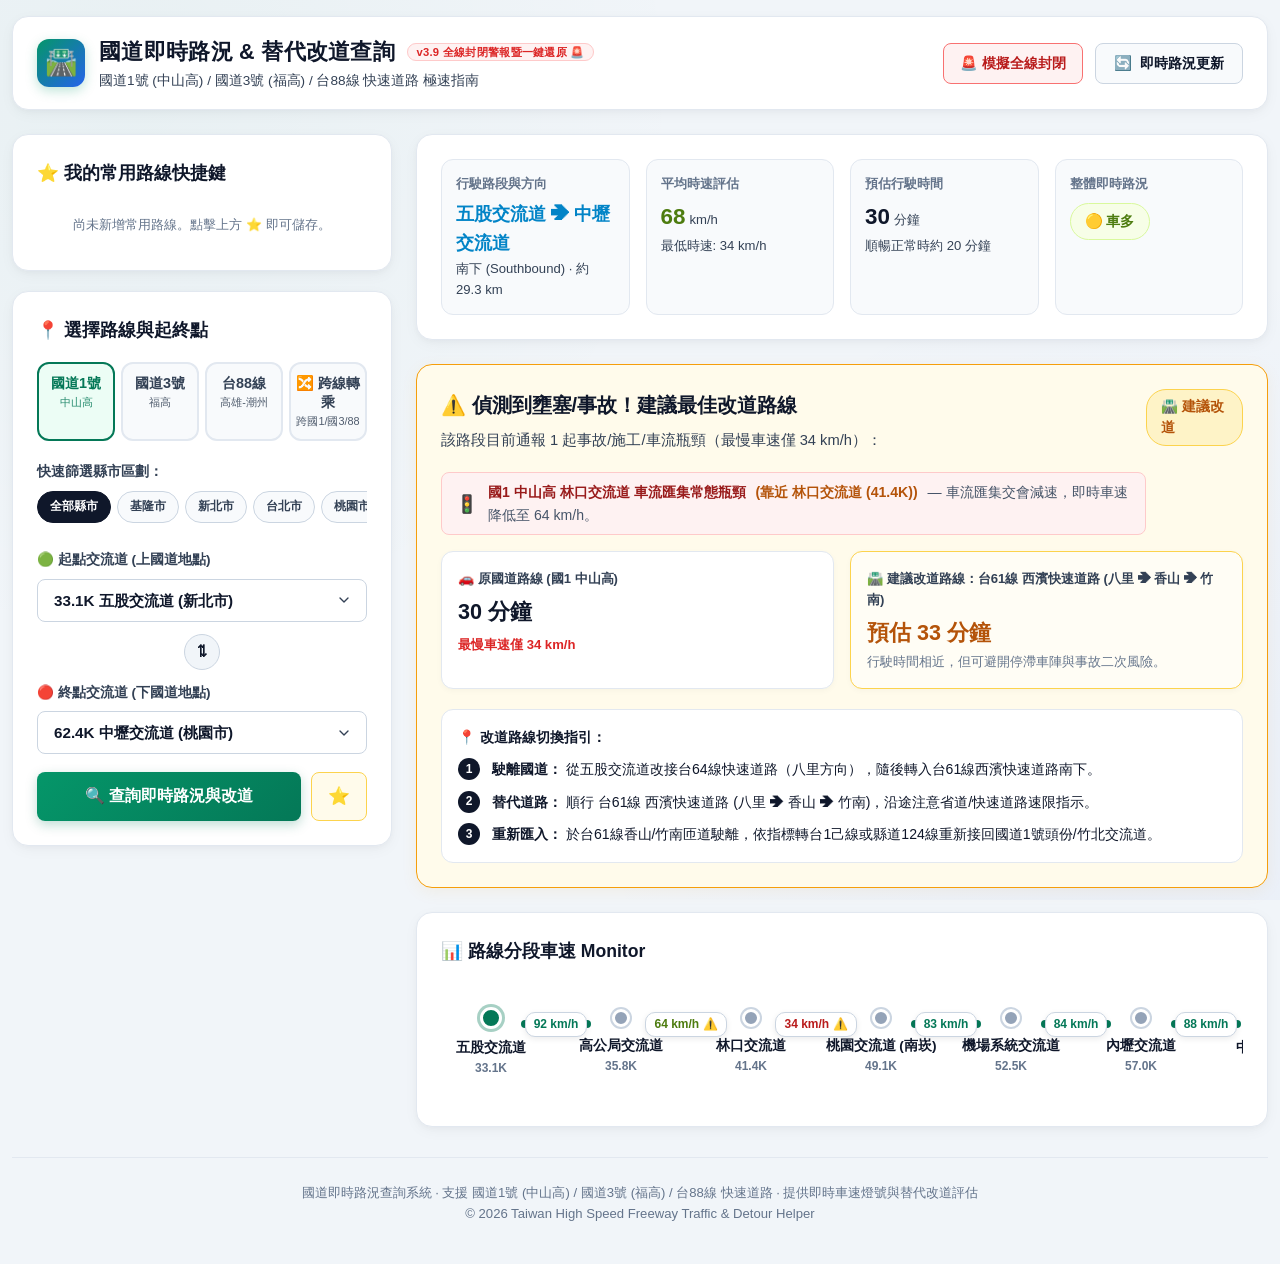
<file: index.html>
<!DOCTYPE html>
<html lang="zh-TW">
<head>
  <meta charset="UTF-8">
  <meta name="viewport" content="width=device-width, initial-scale=1.0, viewport-fit=cover">
  <title>台灣國道1號與3號即時路況查詢 暨 改道路線建議系統</title>
  <meta name="description" content="專為台灣駕駛設計之國道1號 (中山高) 與國道3號 (福爾摩沙高) 交流道極速即時路況查詢系統，包含塞車燈號、車禍事故、工程維護警報與最佳替代改道路線建議 (如台61西濱快速道路、台1線)。">
  
  <!-- iOS Mobile & PWA Web App Support -->
  <meta name="apple-mobile-web-app-capable" content="yes">
  <meta name="apple-mobile-web-app-status-bar-style" content="default">
  <meta name="apple-mobile-web-app-title" content="國道即時路況">
  <link rel="manifest" href="manifest.json">
  <link rel="apple-touch-icon" href="https://img.icons8.com/emoji/192/highway-emoji.png">
  
  <!-- CSS Style -->
  <link rel="stylesheet" href="css/styles.css?v=3.9">
</head>
<body>
  <div class="container">
    <!-- 頁頭 Application Header -->
    <header class="app-header">
      <div class="brand">
        <div class="brand-icon">🛣️</div>
        <div class="brand-title">
          <h1>國道即時路況 & 替代改道查詢 <span style="font-size: 0.7rem; background: #FEF2F2; color: #DC2626; padding: 2px 8px; border-radius: 10px; border: 1px solid #FECACA; margin-left: 6px; vertical-align: middle;">v3.9 全線封閉警報暨一鍵還原 🚨</span></h1>
          <p>國道1號 (中山高) / 國道3號 (福高) / 台88線 快速道路 極速指南</p>
        </div>
      </div>

      <div class="header-status">
        <button id="closureTestBtn" class="closure-test-btn" title="模擬當前路線全線封閉警示測試">
          <span>🚨 模擬全線封閉</span>
        </button>
        <button id="refreshBtn" class="refresh-btn" title="手動更新即時路況數據">
          <span class="refresh-icon">🔄</span>
          <span>即時路況更新</span>
        </button>
      </div>
    </header>

    <!-- 主版面 Layout Grid -->
    <main class="main-layout">
      <!-- 左側：起終點選單與常用路線 -->
      <aside class="sidebar">
        <!-- 我的常用路線卡片 (置頂方便取用) -->
        <section class="card">
          <h2 class="card-title">⭐ 我的常用路線快捷鍵</h2>
          <div id="presetsList" class="presets-list">
            <!-- JS 動態填充已儲存路線 -->
          </div>
        </section>

        <!-- 交流道選擇卡片 -->
        <section class="card">
          <h2 class="card-title">📍 選擇路線與起終點</h2>

          <!-- 國道切換頁籤 -->
          <div class="highway-tabs">
            <button class="highway-tab active" data-hw="n1">
              <span>國道1號</span>
              <small>中山高</small>
            </button>
            <button class="highway-tab" data-hw="n3">
              <span>國道3號</span>
              <small>福高</small>
            </button>
            <button class="highway-tab" data-hw="e88">
              <span>台88線</span>
              <small>高雄-潮州</small>
            </button>
            <button class="highway-tab" data-hw="cross">
              <span>🔀 跨線轉乘</span>
              <small>跨國1/國3/88</small>
            </button>
          </div>

          <!-- 縣市快速篩選 -->
          <div class="form-group">
            <label class="form-label">快速篩選縣市區劃：</label>
            <div id="countyChips" class="county-filter">
              <!-- JS 動態生成縣市晶片 -->
            </div>
          </div>

          <!-- 起點交流道 -->
          <div class="form-group">
            <label for="startInterchange" class="form-label">🟢 起點交流道 (上國道地點)</label>
            <div class="select-wrapper">
              <select id="startInterchange" class="select-control">
                <!-- JS 動態填充 -->
              </select>
            </div>
          </div>

          <!-- 起終點反轉按鈕 -->
          <div class="swap-btn-container">
            <button id="swapBtn" class="swap-btn" title="反轉起點與終點">⇅</button>
          </div>

          <!-- 終點交流道 -->
          <div class="form-group">
            <label for="endInterchange" class="form-label">🔴 終點交流道 (下國道地點)</label>
            <div class="select-wrapper">
              <select id="endInterchange" class="select-control">
                <!-- JS 動態填充 -->
              </select>
            </div>
          </div>

          <!-- 查詢與加入書籤 -->
          <div class="action-buttons">
            <button id="queryBtn" class="primary-btn">🔍 查詢即時路況與改道</button>
            <button id="bookmarkBtn" class="bookmark-btn" title="儲存為常用路線">⭐️</button>
          </div>
        </section>
      </aside>

      <!-- 右側：路況概覽、改道建議、分段地圖與事故警報 -->
      <section class="content-area">
        <!-- 概覽摘要卡片 -->
        <div id="summaryCard" class="summary-card">
          <!-- JS 動態渲染摘要內容 -->
        </div>

        <!-- 智慧改道路線卡片 -->
        <div id="detourCardContainer">
          <!-- JS 動態渲染建議改道路線資訊 -->
        </div>

        <!-- 分段即時車速 Monitor -->
        <div class="card">
          <h2 class="card-title">📊 路線分段車速 Monitor</h2>
          <div id="visualTimeline" class="visual-timeline">
            <!-- JS 動態繪製節點與色彩車速條 -->
          </div>
        </div>


      </section>
    </main>

    <!-- 頁腳 Footer -->
    <footer class="app-footer">
      <p>國道即時路況查詢系統 · 支援 國道1號 (中山高) / 國道3號 (福高) / 台88線 快速道路 · 提供即時車速燈號與替代改道評估</p>
      <p>© 2026 Taiwan High Speed Freeway Traffic & Detour Helper</p>
    </footer>
  </div>

  <!-- JavaScript Modules with Cache Busters -->
  <script src="js/data/interchanges.js?v=3.9"></script>
  <script src="js/data/detourRules.js?v=3.9"></script>
  <script src="js/trafficEngine.js?v=3.9"></script>
  <script src="js/app.js?v=3.9"></script>
</body>
</html>
</file>
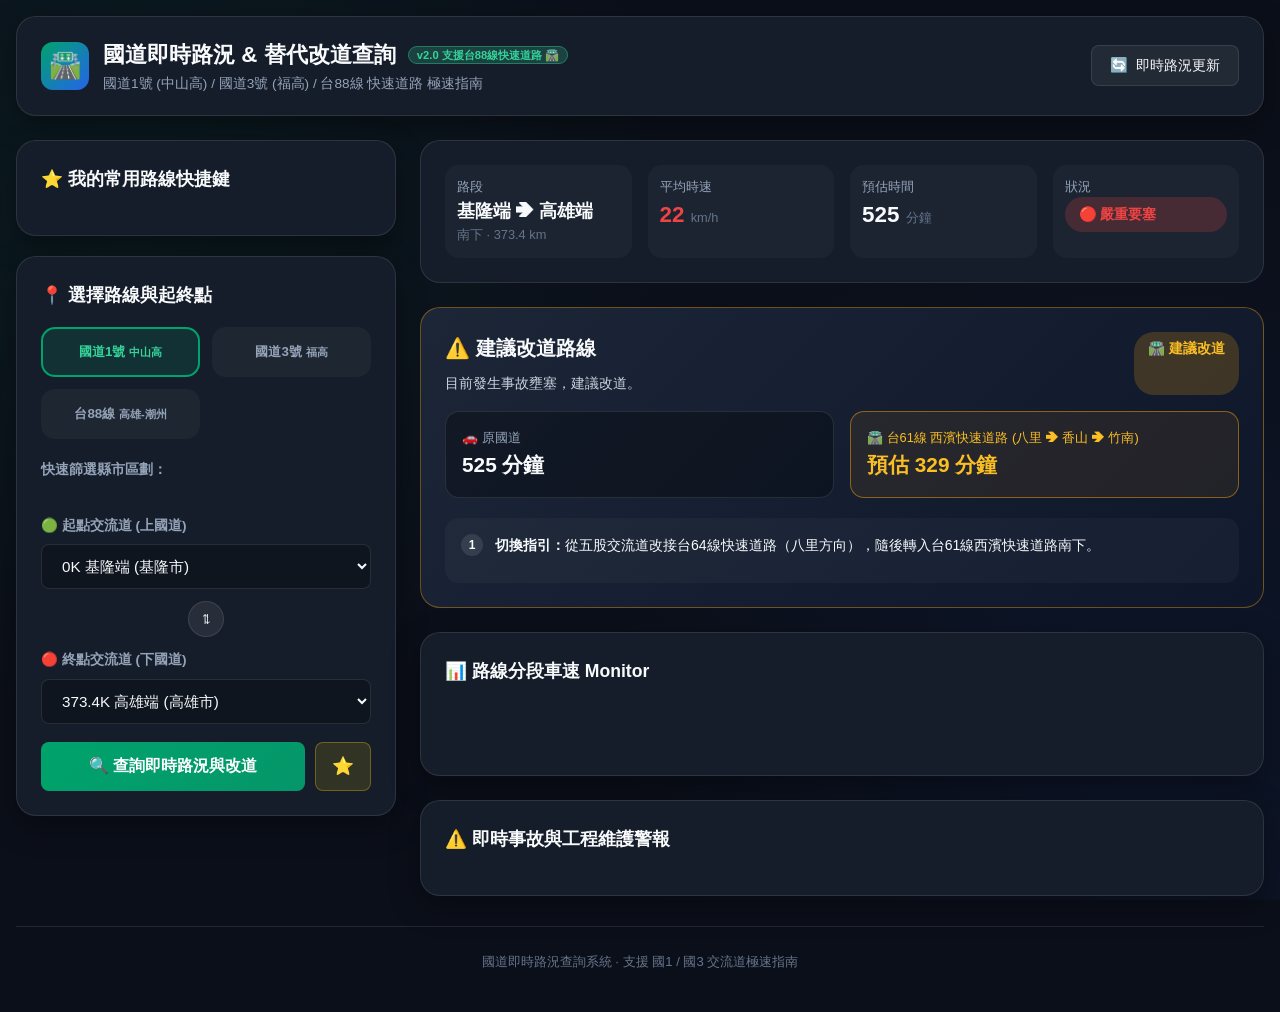
<file: freeway-standalone.html>
<!DOCTYPE html>
<html lang="zh-TW">
<head>
  <meta charset="UTF-8">
  <meta name="viewport" content="width=device-width, initial-scale=1.0, viewport-fit=cover">
  <title>台灣國道1號與3號即時路況查詢 暨 改道路線建議系統</title>
  <meta name="description" content="專為台灣駕駛設計之國道1號 (中山高) 與國道3號 (福爾摩沙高) 交流道極速即時路況查詢系統。">
  
  <meta name="apple-mobile-web-app-capable" content="yes">
  <meta name="apple-mobile-web-app-status-bar-style" content="black-translucent">
  <meta name="apple-mobile-web-app-title" content="國道即時路況">
  
  <style>
/* CSS Design System */
:root {
  --font-family: -apple-system, BlinkMacSystemFont, "SF Pro Display", "SF Pro Text", "Segoe UI", Roboto, Arial, "Noto Sans TC", sans-serif;
  --bg-dark: #0B0F19;
  --bg-card: #151D2A;
  --border-color: rgba(255, 255, 255, 0.1);
  --n1-color: #00A36C;
  --n1-bg: rgba(0, 163, 108, 0.15);
  --n3-color: #2563EB;
  --n3-bg: rgba(37, 99, 235, 0.15);
  --text-primary: #F8FAFC;
  --text-secondary: #94A3B8;
  --text-muted: #64748B;
  --radius-sm: 8px;
  --radius-md: 14px;
  --radius-lg: 20px;
  --shadow-card: 0 10px 30px rgba(0, 0, 0, 0.35);
  --transition-fast: all 0.2s cubic-bezier(0.4, 0, 0.2, 1);
}

* { box-sizing: border-box; margin: 0; padding: 0; }
html, body { width: 100%; max-width: 100vw; overflow-x: hidden; }
body {
  font-family: var(--font-family);
  background-color: var(--bg-dark);
  color: var(--text-primary);
  line-height: 1.6;
  min-height: 100vh;
  padding: 16px;
  background-image: 
    radial-gradient(circle at 10% 20%, rgba(0, 163, 108, 0.08) 0%, transparent 40%),
    radial-gradient(circle at 90% 80%, rgba(37, 99, 235, 0.08) 0%, transparent 40%);
  background-attachment: fixed;
}
.container { width: 100%; max-width: 1280px; margin: 0 auto; box-sizing: border-box; }
.app-header {
  display: flex; justify-content: space-between; align-items: center;
  padding: 20px 24px; background: var(--bg-card); border: 1px solid var(--border-color);
  border-radius: var(--radius-lg); margin-bottom: 24px; box-shadow: var(--shadow-card);
}
.brand { display: flex; align-items: center; gap: 14px; }
.brand-icon {
  width: 48px; height: 48px; background: linear-gradient(135deg, #00A36C 0%, #2563EB 100%);
  border-radius: 12px; display: flex; align-items: center; justify-content: center; font-size: 26px;
}
.brand-title h1 { font-size: 1.4rem; font-weight: 700; color: var(--text-primary); }
.brand-title p { font-size: 0.85rem; color: var(--text-secondary); }
.refresh-btn {
  background: rgba(255, 255, 255, 0.06); border: 1px solid var(--border-color);
  color: var(--text-primary); padding: 10px 18px; border-radius: var(--radius-sm);
  cursor: pointer; display: flex; align-items: center; gap: 8px; font-size: 0.9rem; font-weight: 500;
}
.main-layout { display: grid; grid-template-columns: 380px 1fr; gap: 24px; width: 100%; }
.sidebar { display: flex; flex-direction: column; gap: 20px; width: 100%; }
.card {
  background: var(--bg-card); border: 1px solid var(--border-color);
  border-radius: var(--radius-lg); padding: 24px; box-shadow: var(--shadow-card); width: 100%;
}
.card-title { font-size: 1.1rem; font-weight: 700; margin-bottom: 18px; display: flex; align-items: center; gap: 8px; }
.highway-tabs { display: grid; grid-template-columns: 1fr 1fr; gap: 12px; margin-bottom: 20px; }
.highway-tab {
  padding: 14px; border-radius: var(--radius-md); background: rgba(255, 255, 255, 0.04);
  border: 2px solid transparent; color: var(--text-secondary); cursor: pointer; text-align: center; font-weight: 700;
}
.highway-tab.active[data-hw="n1"] { background: var(--n1-bg); border-color: var(--n1-color); color: #34D399; }
.highway-tab.active[data-hw="n3"] { background: var(--n3-bg); border-color: var(--n3-color); color: #60A5FA; }
.form-group { margin-bottom: 18px; width: 100%; }
.form-label { display: block; font-size: 0.85rem; font-weight: 600; color: var(--text-secondary); margin-bottom: 8px; }
.county-filter { display: flex; gap: 6px; overflow-x: auto; padding-bottom: 8px; margin-bottom: 12px; width: 100%; -webkit-overflow-scrolling: touch; }
.county-chip {
  padding: 4px 10px; background: rgba(255, 255, 255, 0.05); border: 1px solid var(--border-color);
  border-radius: 20px; font-size: 0.78rem; white-space: nowrap; cursor: pointer; color: var(--text-secondary);
}
.county-chip.active { background: rgba(255, 255, 255, 0.15); color: var(--text-primary); border-color: rgba(255, 255, 255, 0.3); }
.select-control {
  width: 100%; padding: 12px 16px; background: rgba(0, 0, 0, 0.25); border: 1px solid var(--border-color);
  border-radius: var(--radius-sm); color: var(--text-primary); font-size: 0.95rem; outline: none;
}
.swap-btn-container { display: flex; justify-content: center; margin: -6px 0 12px 0; }
.swap-btn {
  background: rgba(255, 255, 255, 0.08); border: 1px solid var(--border-color); color: var(--text-primary);
  width: 36px; height: 36px; border-radius: 50%; cursor: pointer; display: flex; align-items: center; justify-content: center;
}
.action-buttons { display: grid; grid-template-columns: 1fr auto; gap: 10px; margin-top: 10px; }
.primary-btn {
  background: linear-gradient(135deg, #00A36C 0%, #059669 100%); border: none; color: white;
  padding: 14px; border-radius: var(--radius-sm); font-size: 1rem; font-weight: 700; cursor: pointer;
}
.bookmark-btn {
  background: rgba(255, 215, 0, 0.12); border: 1px solid rgba(255, 215, 0, 0.3); color: #FBBF24;
  padding: 0 16px; border-radius: var(--radius-sm); font-size: 1.1rem; cursor: pointer;
}
.preset-item {
  display: flex; justify-content: space-between; align-items: center; padding: 12px 14px;
  background: rgba(255, 255, 255, 0.04); border: 1px solid var(--border-color); border-radius: var(--radius-sm); cursor: pointer; margin-bottom: 8px;
}
.preset-name { font-size: 0.9rem; font-weight: 700; }
.preset-delete { background: none; border: none; color: var(--text-muted); cursor: pointer; }
.content-area { display: flex; flex-direction: column; gap: 24px; width: 100%; }
.summary-card {
  display: grid; grid-template-columns: repeat(auto-fit, minmax(160px, 1fr)); gap: 16px;
  background: var(--bg-card); border-radius: var(--radius-lg); border: 1px solid var(--border-color); padding: 24px; width: 100%;
}
.stat-box { display: flex; flex-direction: column; padding: 12px; background: rgba(255, 255, 255, 0.03); border-radius: var(--radius-md); }
.stat-label { font-size: 0.8rem; color: var(--text-secondary); }
.stat-value { font-size: 1.4rem; font-weight: 800; color: var(--text-primary); }
.stat-unit { font-size: 0.8rem; font-weight: 400; color: var(--text-muted); }
.status-badge { display: inline-flex; align-items: center; gap: 6px; padding: 6px 14px; border-radius: 20px; font-weight: 700; font-size: 0.9rem; }
.detour-card {
  background: linear-gradient(135deg, rgba(30, 41, 59, 0.9) 0%, rgba(15, 23, 42, 0.95) 100%);
  border: 1px solid rgba(245, 158, 11, 0.4); border-radius: var(--radius-lg); padding: 24px; width: 100%;
}
.detour-card.smooth-route { border-color: rgba(16, 185, 129, 0.3); }
.detour-header { display: flex; justify-content: space-between; margin-bottom: 16px; }
.detour-badge { background: rgba(245, 158, 11, 0.2); color: #FBBF24; padding: 6px 14px; border-radius: 20px; font-weight: 700; font-size: 0.85rem; }
.detour-badge.no-detour { background: rgba(16, 185, 129, 0.2); color: #34D399; }
.detour-title { font-size: 1.25rem; font-weight: 700; margin-bottom: 8px; }
.comparison-grid { display: grid; grid-template-columns: 1fr 1fr; gap: 16px; margin-bottom: 20px; }
.comparison-box { padding: 16px; border-radius: var(--radius-md); background: rgba(0, 0, 0, 0.3); border: 1px solid var(--border-color); }
.comparison-box.alt-box { border-color: rgba(245, 158, 11, 0.5); background: rgba(245, 158, 11, 0.08); }
.turn-instructions { background: rgba(255, 255, 255, 0.03); border-radius: var(--radius-md); padding: 16px; }
.instruction-step { display: flex; gap: 12px; margin-bottom: 10px; font-size: 0.88rem; }
.step-num { background: rgba(255, 255, 255, 0.1); width: 22px; height: 22px; border-radius: 50%; display: flex; align-items: center; justify-content: center; font-size: 0.75rem; font-weight: 700; flex-shrink: 0; }
.visual-timeline { display: flex; align-items: center; overflow-x: auto; padding: 24px 10px; width: 100%; -webkit-overflow-scrolling: touch; }
.timeline-node { display: flex; flex-direction: column; align-items: center; min-width: 80px; }
.node-dot { width: 18px; height: 18px; border-radius: 50%; background: #334155; border: 3px solid var(--bg-card); }
.node-dot.endpoint { background: #34D399; width: 22px; height: 22px; }
.node-name { font-size: 0.85rem; font-weight: 700; margin-top: 8px; white-space: nowrap; }
.node-km { font-size: 0.75rem; color: var(--text-muted); }
.timeline-segment { flex: 1; min-width: 70px; height: 8px; border-radius: 4px; margin: 0 -10px; position: relative; top: -18px; display: flex; align-items: center; justify-content: center; }
.segment-speed-tag { background: rgba(0, 0, 0, 0.8); padding: 2px 8px; border-radius: 10px; font-size: 0.75rem; font-weight: 700; white-space: nowrap; }
.incidents-list { display: flex; flex-direction: column; gap: 12px; width: 100%; }
.incident-item { display: flex; gap: 14px; padding: 16px; background: rgba(255, 255, 255, 0.03); border: 1px solid var(--border-color); border-radius: var(--radius-md); }
.incident-icon { font-size: 1.5rem; padding: 8px; background: rgba(255, 255, 255, 0.05); border-radius: var(--radius-sm); }
.incident-header-row { display: flex; justify-content: space-between; margin-bottom: 4px; }
.app-footer { text-align: center; padding: 24px 0; margin-top: 30px; font-size: 0.82rem; color: var(--text-muted); border-top: 1px solid var(--border-color); }

/* MOBILE RESPONSIVE MEDIA QUERIES AT BOTTOM */
@media (max-width: 992px) {
  .main-layout { grid-template-columns: 1fr !important; gap: 16px; }
}
@media (max-width: 768px) {
  body { padding: 8px 4px !important; }
  .container { width: 100% !important; padding: 0 4px !important; }
  .app-header { flex-direction: column !important; align-items: stretch !important; padding: 14px 12px !important; gap: 10px !important; text-align: center !important; }
  .brand { justify-content: center !important; }
  .brand-icon { width: 36px !important; height: 36px !important; font-size: 20px !important; }
  .brand-title h1 { font-size: 1.05rem !important; line-height: 1.3 !important; }
  .header-status { width: 100% !important; }
  .refresh-btn { width: 100% !important; justify-content: center !important; padding: 10px !important; font-size: 0.85rem !important; }
  .card { padding: 14px 12px !important; border-radius: 12px !important; }
  .summary-card { padding: 12px !important; grid-template-columns: 1fr 1fr !important; gap: 8px !important; }
  .stat-box { padding: 8px !important; }
  .stat-value { font-size: 1.05rem !important; }
  .comparison-grid { grid-template-columns: 1fr !important; gap: 10px !important; }
  .detour-card { padding: 14px 12px !important; }
  .detour-header { flex-direction: column !important; gap: 8px !important; }
  .detour-badge { align-self: flex-start !important; }
}
  </style>
</head>
<body>
  <div class="container">
    <header class="app-header">
      <div class="brand">
        <div class="brand-icon">🛣️</div>
        <div class="brand-title">
          <h1>國道即時路況 & 替代改道查詢 <span style="font-size: 0.7rem; background: rgba(52, 211, 153, 0.2); color: #34D399; padding: 2px 8px; border-radius: 10px; border: 1px solid rgba(52, 211, 153, 0.4); margin-left: 6px; vertical-align: middle;">v2.0 支援台88線快速道路 🛣️</span></h1>
          <p>國道1號 (中山高) / 國道3號 (福高) / 台88線 快速道路 極速指南</p>
        </div>
      </div>
      <div class="header-status">
        <button id="refreshBtn" class="refresh-btn">
          <span class="refresh-icon">🔄</span>
          <span>即時路況更新</span>
        </button>
      </div>
    </header>

    <main class="main-layout">
      <aside class="sidebar">
        <section class="card">
          <h2 class="card-title">⭐ 我的常用路線快捷鍵</h2>
          <div id="presetsList" class="presets-list"></div>
        </section>

        <section class="card">
          <h2 class="card-title">📍 選擇路線與起終點</h2>
          <div class="highway-tabs">
            <button class="highway-tab active" data-hw="n1">
              <span>國道1號</span>
              <small>中山高</small>
            </button>
            <button class="highway-tab" data-hw="n3">
              <span>國道3號</span>
              <small>福高</small>
            </button>
            <button class="highway-tab" data-hw="e88">
              <span>台88線</span>
              <small>高雄-潮州</small>
            </button>
          </div>
          <div class="form-group">
            <label class="form-label">快速篩選縣市區劃：</label>
            <div id="countyChips" class="county-filter"></div>
          </div>
          <div class="form-group">
            <label for="startInterchange" class="form-label">🟢 起點交流道 (上國道)</label>
            <select id="startInterchange" class="select-control"></select>
          </div>
          <div class="swap-btn-container">
            <button id="swapBtn" class="swap-btn" title="反轉起終點">⇅</button>
          </div>
          <div class="form-group">
            <label for="endInterchange" class="form-label">🔴 終點交流道 (下國道)</label>
            <select id="endInterchange" class="select-control"></select>
          </div>
          <div class="action-buttons">
            <button id="queryBtn" class="primary-btn">🔍 查詢即時路況與改道</button>
            <button id="bookmarkBtn" class="bookmark-btn">⭐️</button>
          </div>
        </section>
      </aside>

      <section class="content-area">
        <div id="summaryCard" class="summary-card"></div>
        <div id="detourCardContainer"></div>
        <div class="card">
          <h2 class="card-title">📊 路線分段車速 Monitor</h2>
          <div id="visualTimeline" class="visual-timeline"></div>
        </div>
        <div class="card">
          <h2 class="card-title">⚠️ 即時事故與工程維護警報</h2>
          <div id="incidentsList" class="incidents-list"></div>
        </div>
      </section>
    </main>

    <footer class="app-footer">
      <p>國道即時路況查詢系統 · 支援 國1 / 國3 交流道極速指南</p>
    </footer>
  </div>

  <script>
const HIGHWAY_DATA = {
  n1: {
    id: 'n1', name: '國道1號 (中山高速公路)', shortName: '國1 中山高',
    counties: ['基隆市', '新北市', '台北市', '桃園市', '新竹縣', '新竹市', '苗栗縣', '台中市', '彰化縣', '雲林縣', '嘉義縣', '嘉義市', '台南市', '高雄市'],
    interchanges: [
      { id: 'n1_0', name: '基隆端', km: 0.0, county: '基隆市' },
      { id: 'n1_2', name: '八堵交流道', km: 2.6, county: '基隆市' },
      { id: 'n1_5', name: '大華系統交流道', km: 5.0, county: '基隆市' },
      { id: 'n1_7', name: '五堵交流道', km: 7.0, county: '基隆市' },
      { id: 'n1_10', name: '汐止交流道', km: 10.5, county: '新北市' },
      { id: 'n1_11', name: '汐止系統交流道', km: 11.5, county: '新北市' },
      { id: 'n1_15', name: '東湖交流道', km: 15.2, county: '台北市' },
      { id: 'n1_17', name: '內湖交流道', km: 16.8, county: '台北市' },
      { id: 'n1_23', name: '圓山交流道', km: 23.2, county: '台北市' },
      { id: 'n1_25', name: '台北交流道 (重慶北路)', km: 25.1, county: '台北市' },
      { id: 'n1_27', name: '三重交流道', km: 27.1, county: '新北市' },
      { id: 'n1_33', name: '五股交流道', km: 33.1, county: '新北市' },
      { id: 'n1_41', name: '林口交流道', km: 41.4, county: '新北市' },
      { id: 'n1_49', name: '桃園交流道 (南崁)', km: 49.1, county: '桃園市' },
      { id: 'n1_52', name: '機場系統交流道', km: 52.5, county: '桃園市' },
      { id: 'n1_57', name: '內壢交流道', km: 57.0, county: '桃園市' },
      { id: 'n1_62', name: '中壢交流道', km: 62.4, county: '桃園市' },
      { id: 'n1_65', name: '平鎮系統交流道', km: 65.4, county: '桃園市' },
      { id: 'n1_69', name: '楊梅交流道', km: 69.2, county: '桃園市' },
      { id: 'n1_83', name: '湖口交流道', km: 83.8, county: '新竹縣' },
      { id: 'n1_91', name: '竹北交流道', km: 91.0, county: '新竹縣' },
      { id: 'n1_95', name: '新竹交流道', km: 95.4, county: '新竹市' },
      { id: 'n1_99', name: '新竹系統交流道', km: 99.4, county: '新竹市' },
      { id: 'n1_110', name: '頭份交流道', km: 110.4, county: '苗栗縣' },
      { id: 'n1_125', name: '頭屋交流道', km: 125.4, county: '苗栗縣' },
      { id: 'n1_132', name: '苗栗交流道', km: 132.8, county: '苗栗縣' },
      { id: 'n1_150', name: '三義交流道', km: 150.2, county: '苗栗縣' },
      { id: 'n1_160', name: '后里交流道', km: 160.6, county: '台中市' },
      { id: 'n1_165', name: '台中系統交流道', km: 165.5, county: '台中市' },
      { id: 'n1_174', name: '大雅交流道', km: 174.2, county: '台中市' },
      { id: 'n1_178', name: '台中交流道 (台灣大道)', km: 178.6, county: '台中市' },
      { id: 'n1_181', name: '南屯交流道', km: 181.4, county: '台中市' },
      { id: 'n1_192', name: '彰化系統交流道', km: 192.8, county: '彰化縣' },
      { id: 'n1_198', name: '彰化交流道', km: 198.4, county: '彰化縣' },
      { id: 'n1_207', name: '埔鹽系統交流道', km: 207.7, county: '彰化縣' },
      { id: 'n1_211', name: '員林交流道', km: 211.0, county: '彰化縣' },
      { id: 'n1_230', name: '西螺交流道', km: 230.5, county: '雲林縣' },
      { id: 'n1_243', name: '雲林系統交流道', km: 243.8, county: '雲林縣' },
      { id: 'n1_264', name: '嘉義交流道', km: 264.8, county: '嘉義市' },
      { id: 'n1_272', name: '嘉義系統交流道', km: 272.9, county: '嘉義縣' },
      { id: 'n1_288', name: '新營交流道', km: 288.4, county: '台南市' },
      { id: 'n1_315', name: '台南系統交流道', km: 315.5, county: '台南市' },
      { id: 'n1_327', name: '仁德交流道', km: 327.4, county: '台南市' },
      { id: 'n1_330', name: '仁德系統交流道', km: 330.4, county: '台南市' },
      { id: 'n1_346', name: '高雄系統交流道', km: 346.7, county: '高雄市' },
      { id: 'n1_362', name: '鼎金系統交流道', km: 362.4, county: '高雄市' },
      { id: 'n1_367', name: '高雄交流道', km: 367.4, county: '高雄市' },
      { id: 'n1_373', name: '高雄端', km: 373.4, county: '高雄市' }
    ]
  },
  n3: {
    id: 'n3', name: '國道3號 (福爾摩沙高速公路)', shortName: '國3 福高',
    counties: ['基隆市', '新北市', '台北市', '桃園市', '新竹縣', '新竹市', '苗栗縣', '台中市', '彰化縣', '南投縣', '雲林縣', '嘉義縣', '台南市', '高雄市', '屏東縣'],
    interchanges: [
      { id: 'n3_0', name: '基金交流道', km: 0.0, county: '基隆市' },
      { id: 'n3_10', name: '汐止系統交流道', km: 10.9, county: '新北市' },
      { id: 'n3_15', name: '南港交流道', km: 15.1, county: '台北市' },
      { id: 'n3_20', name: '木柵交流道', km: 20.8, county: '台北市' },
      { id: 'n3_26', name: '新店交流道', km: 26.8, county: '新北市' },
      { id: 'n3_35', name: '中和交流道', km: 35.8, county: '新北市' },
      { id: 'n3_42', name: '土城交流道', km: 42.8, county: '新北市' },
      { id: 'n3_50', name: '三峽交流道', km: 50.6, county: '新北市' },
      { id: 'n3_62', name: '大溪交流道', km: 62.7, county: '桃園市' },
      { id: 'n3_68', name: '龍潭交流道', km: 68.3, county: '桃園市' },
      { id: 'n3_79', name: '關西交流道', km: 79.3, county: '新竹縣' },
      { id: 'n3_90', name: '竹林交流道', km: 90.3, county: '新竹縣' },
      { id: 'n3_100', name: '新竹系統交流道', km: 100.8, county: '新竹縣' },
      { id: 'n3_109', name: '香山交流道', km: 109.2, county: '新竹市' },
      { id: 'n3_115', name: '西濱交流道', km: 115.2, county: '苗栗縣' },
      { id: 'n3_130', name: '後龍交流道', km: 130.6, county: '苗栗縣' },
      { id: 'n3_164', name: '大甲交流道', km: 164.2, county: '台中市' },
      { id: 'n3_176', name: '沙鹿交流道', km: 176.1, county: '台中市' },
      { id: 'n3_196', name: '彰化系統交流道', km: 196.8, county: '彰化縣' },
      { id: 'n3_202', name: '快官交流道', km: 202.1, county: '彰化縣' },
      { id: 'n3_209', name: '中投交流道', km: 209.0, county: '台中市' },
      { id: 'n3_211', name: '霧峰交流道', km: 211.3, county: '台中市' },
      { id: 'n3_217', name: '草屯交流道', km: 217.4, county: '南投縣' },
      { id: 'n3_228', name: '南投交流道', km: 228.3, county: '南投縣' },
      { id: 'n3_237', name: '名間交流道', km: 237.0, county: '南投縣' },
      { id: 'n3_260', name: '斗六交流道', km: 260.7, county: '雲林縣' },
      { id: 'n3_297', name: '中埔交流道', km: 297.4, county: '嘉義縣' },
      { id: 'n3_334', name: '官田系統交流道', km: 334.9, county: '台南市' },
      { id: 'n3_357', name: '關廟交流道', km: 357.0, county: '台南市' },
      { id: 'n3_383', name: '燕巢系統交流道', km: 383.5, county: '高雄市' },
      { id: 'n3_391', name: '九如交流道', km: 391.6, county: '屏東縣' },
      { id: 'n3_415', name: '竹田系統交流道', km: 415.2, county: '屏東縣' },
      { id: 'n3_431', name: '大鵬灣端', km: 431.5, county: '屏東縣' }
    ]
  },
  e88: {
    id: 'e88', name: '台88線 (高雄-潮州快速道路)', shortName: '台88 快速道路',
    counties: ['高雄市', '屏東縣'],
    interchanges: [
      { id: 'e88_0', name: '五甲系統交流道', km: 0.0, county: '高雄市' },
      { id: 'e88_2', name: '鳳山交流道', km: 2.2, county: '高雄市' },
      { id: 'e88_7', name: '大寮交流道', km: 7.0, county: '高雄市' },
      { id: 'e88_9', name: '大發交流道', km: 9.6, county: '高雄市' },
      { id: 'e88_15', name: '萬丹交流道', km: 15.6, county: '屏東縣' },
      { id: 'e88_21', name: '竹田系統交流道', km: 21.2, county: '屏東縣' },
      { id: 'e88_22', name: '竹田端', km: 22.3, county: '屏東縣' }
    ]
  }
};

const DETOUR_DATABASE = [
  {
    id: 'detour_north_61', highwayId: 'n1', name: '台北-新竹/苗栗段 避開國1壅塞改走台61西濱快速道路',
    startKm: 33.0, endKm: 110.0, alternateRouteName: '台61線 西濱快速道路 (八里 ➔ 香山 ➔ 竹南)',
    offRampInstruction: '從五股交流道改接台64線快速道路（八里方向），隨後轉入台61線西濱快速道路南下。',
    onRampInstruction: '於台61線香山/竹南匝道駛離，依指標轉台1己線或縣道124線重新接回國道1號頭份/竹北交流道。',
    baseSpeed: 75
  },
  {
    id: 'detour_general_line1', highwayId: 'n1', name: '短程區域替代：改走台1線 (省道中山路)',
    startKm: 0.0, endKm: 373.0, alternateRouteName: '省道 台1線 (中山路)',
    offRampInstruction: '於前方最新交流道立刻駛離國道，跟隨「台1線」省道標誌行駛。',
    onRampInstruction: '通過事故/嚴重壅塞路段後，於下一個交流道重新進入國道。',
    baseSpeed: 50
  }
];

class TrafficEngine {
  constructor() { this.generateMockIncidents(); }
  generateMockIncidents() {
    this.incidentsSeed = [
      { id: '1', highwayId: 'n1', km: 42.5, type: 'accident', title: '小客車追撞事故', severity: 'high', speedDrop: 45, icon: '💥', desc: '占用內側車道，警方已抵達處理中。', locationName: '國道1號 南向 42.5K', timestamp: '即時' },
      { id: '2', highwayId: 'n3', km: 78.0, type: 'construction', title: '路面修補施工', severity: 'medium', speedDrop: 25, icon: '🚧', desc: '占用外側路肩，請減速慢行。', locationName: '國道3號 北向 78.0K', timestamp: '即時' }
    ];
  }
  evaluateRoute(highwayId, startId, endId) {
    const hw = HIGHWAY_DATA[highwayId];
    const startIndex = hw.interchanges.findIndex(i => i.id === startId);
    const endIndex = hw.interchanges.findIndex(i => i.id === endId);
    if (startIndex === -1 || endIndex === -1) return null;

    const isSouthbound = startIndex < endIndex;
    const step = isSouthbound ? 1 : -1;
    const routeNodes = [];
    for (let i = startIndex; isSouthbound ? i <= endIndex : i >= endIndex; i += step) {
      routeNodes.push(hw.interchanges[i]);
    }

    const startKm = hw.interchanges[startIndex].km;
    const endKm = hw.interchanges[endIndex].km;
    const totalDist = Math.abs(endKm - startKm);
    const minKm = Math.min(startKm, endKm);
    const maxKm = Math.max(startKm, endKm);

    const activeInc = this.incidentsSeed.filter(inc => inc.highwayId === highwayId && inc.km >= minKm && inc.km <= maxKm);

    const segments = [];
    let totalMins = 0;
    let worstSpeed = 110;

    for (let i = 0; i < routeNodes.length - 1; i++) {
      const from = routeNodes[i];
      const to = routeNodes[i + 1];
      const segDist = Math.abs(to.km - from.km);
      let speed = 90;
      if (from.name.includes('林口') || from.name.includes('湖口') || from.name.includes('中和')) speed -= 25;
      activeInc.forEach(inc => speed -= inc.speedDrop);
      speed = Math.max(20, Math.min(110, speed));
      if (speed < worstSpeed) worstSpeed = speed;
      const travelMins = Math.round((segDist / speed) * 60);
      totalMins += travelMins;
      segments.push({ from, to, distance: Math.round(segDist*10)/10, speed, travelMins, status: this.getStatus(speed), incidents: activeInc });
    }

    const avgSpeed = Math.round(worstSpeed * 1.1);
    const rule = DETOUR_DATABASE[0];
    const detourMins = Math.round((totalDist * 1.1 / rule.baseSpeed) * 60);

    return {
      highway: hw, start: hw.interchanges[startIndex], end: hw.interchanges[endIndex],
      directionName: isSouthbound ? '南下' : '北上', totalDistance: Math.round(totalDist*10)/10,
      totalTravelMinutes: Math.max(1, totalMins), averageSpeed: avgSpeed, worstSpeed, overallStatus: this.getStatus(avgSpeed),
      segments, incidents: activeInc,
      detourAdvice: {
        recommended: worstSpeed < 50 || activeInc.length > 0, rule, detourTravelMins: detourMins,
        minutesSaved: totalMins - detourMins, reason: activeInc.length > 0 ? '目前發生事故壅塞，建議改道。' : '車流順暢，原國道最快。'
      }
    };
  }
  getStatus(speed) {
    if (speed >= 80) return { label: '順暢', color: '#10B981', bg: 'rgba(16,185,129,0.15)', icon: '🟢' };
    if (speed >= 60) return { label: '車多', color: '#84CC16', bg: 'rgba(132,204,22,0.15)', icon: '🟡' };
    if (speed >= 40) return { label: '壅塞', color: '#F59E0B', bg: 'rgba(245,158,11,0.15)', icon: '🟠' };
    return { label: '嚴重要塞', color: '#EF4444', bg: 'rgba(239,68,68,0.2)', icon: '🔴' };
  }
}

document.addEventListener('DOMContentLoaded', () => {
  const engine = new TrafficEngine();
  let currentHw = 'n1';
  let savedPresets = JSON.parse(localStorage.getItem('freeway_saved_presets') || '[]');

  const startSel = document.getElementById('startInterchange');
  const endSel = document.getElementById('endInterchange');
  const swapBtn = document.getElementById('swapBtn');
  const queryBtn = document.getElementById('queryBtn');
  const bookmarkBtn = document.getElementById('bookmarkBtn');
  const refreshBtn = document.getElementById('refreshBtn');

  function populateSelects() {
    const hw = HIGHWAY_DATA[currentHw];
    startSel.innerHTML = ''; endSel.innerHTML = '';
    hw.interchanges.forEach(item => {
      startSel.appendChild(new Option(`${item.km}K ${item.name} (${item.county})`, item.id));
      endSel.appendChild(new Option(`${item.km}K ${item.name} (${item.county})`, item.id));
    });
    if (hw.interchanges.length > 1) {
      endSel.selectedIndex = hw.interchanges.length - 1;
    }
  }

  function query() {
    const res = engine.evaluateRoute(currentHw, startSel.value, endSel.value);
    if (!res) return;
    document.getElementById('summaryCard').innerHTML = `
      <div class="stat-box"><span class="stat-label">路段</span><span class="stat-value" style="font-size:1.1rem;">${res.start.name} ➔ ${res.end.name}</span><span class="stat-unit">${res.directionName} · ${res.totalDistance} km</span></div>
      <div class="stat-box"><span class="stat-label">平均時速</span><span class="stat-value" style="color:${res.overallStatus.color};">${res.averageSpeed} <span class="stat-unit">km/h</span></span></div>
      <div class="stat-box"><span class="stat-label">預估時間</span><span class="stat-value">${res.totalTravelMinutes} <span class="stat-unit">分鐘</span></span></div>
      <div class="stat-box"><span class="stat-label">狀況</span><div class="status-badge" style="background:${res.overallStatus.bg}; color:${res.overallStatus.color};">${res.overallStatus.icon} ${res.overallStatus.label}</div></div>
    `;

    const d = res.detourAdvice;
    document.getElementById('detourCardContainer').innerHTML = d.recommended ? `
      <div class="detour-card">
        <div class="detour-header"><div><div class="detour-title">⚠️ 建議改道路線</div><div style="font-size:0.9rem; color:#CBD5E1;">${d.reason}</div></div><div class="detour-badge">🛣️ 建議改道</div></div>
        <div class="comparison-grid">
          <div class="comparison-box"><div style="font-size:0.8rem; color:#94A3B8;">🚗 原國道</div><div style="font-size:1.3rem; font-weight:800;">${res.totalTravelMinutes} 分鐘</div></div>
          <div class="comparison-box alt-box"><div style="font-size:0.8rem; color:#FBBF24;">🛣️ ${d.rule.alternateRouteName}</div><div style="font-size:1.3rem; font-weight:800; color:#FBBF24;">預估 ${d.detourTravelMins} 分鐘</div></div>
        </div>
        <div class="turn-instructions"><div class="instruction-step"><span class="step-num">1</span><div><strong>切換指引：</strong>${d.rule.offRampInstruction}</div></div></div>
      </div>
    ` : `<div class="detour-card smooth-route"><div class="detour-title">🟢 路況順暢，行駛原國道最快！</div></div>`;
  }

  document.querySelectorAll('.highway-tab').forEach(tab => {
    tab.addEventListener('click', () => {
      document.querySelectorAll('.highway-tab').forEach(t => t.classList.remove('active'));
      tab.classList.add('active'); currentHw = tab.dataset.hw;
      populateSelects(); query();
    });
  });

  swapBtn.addEventListener('click', () => {
    const t = startSel.value; startSel.value = endSel.value; endSel.value = t; query();
  });
  queryBtn.addEventListener('click', query);
  refreshBtn.addEventListener('click', () => { engine.generateMockIncidents(); query(); });

  populateSelects(); query();
});
  </script>
</body>
</html>
</file>
<file: css/styles.css>
/* ----------------------------------------------------
 * 國道1號與3號即時路況暨改道路線建議系統 - 視覺與設計系統
 * CSS Design System & Theme Styling (Clean High-Contrast Light Theme)
 * ---------------------------------------------------- */

:root {
  --font-family: -apple-system, BlinkMacSystemFont, "SF Pro Display", "SF Pro Text", "Segoe UI", Roboto, "Helvetica Neue", Arial, "Noto Sans TC", sans-serif;
  
  /* 核心明亮主題配色 - 清晰、高對比、護眼 */
  --bg-page: #F1F5F9;         /* 頁面柔和淺灰底色，長時間觀看舒適 */
  --bg-card: #FFFFFF;         /* 卡片純白底色，層次分明 */
  --bg-card-hover: #F8FAFC;
  --bg-card-subtle: #F8FAFC;
  --border-color: #E2E8F0;     /* 柔和邊框 */
  --border-color-strong: #CBD5E1; /* 控制項邊框 */
  --border-glow: rgba(37, 99, 235, 0.15);
  
  /* 國道標籤色（高飽和度深色化，保證白底極致清晰） */
  --n1-color: #047857;        /* 國1 綠色 */
  --n1-bg: #ECFDF5;
  --n1-border: #A7F3D0;
  
  --n3-color: #1D4ED8;        /* 國3 藍色 */
  --n3-bg: #EFF6FF;
  --n3-border: #BFDBFE;

  --e88-color: #B45309;       /* 台88 琥珀色 */
  --e88-bg: #FFFBEB;
  --e88-border: #FDE68A;

  --cross-color: #6D28D9;     /* 跨線 紫色 */
  --cross-bg: #FAF5FF;
  --cross-border: #DDD6FE;
  
  /* 路況燈號配色 (白底專用高對比深色) */
  --speed-smooth: #047857;   /* 🟢 >80km/h 順暢 */
  --speed-moderate: #4D7C0F; /* 🟡 60-80km/h 車多 */
  --speed-heavy: #B45309;    /* 🟠 40-60km/h 壅塞 */
  --speed-severe: #B91C1C;   /* 🔴 20-40km/h 嚴重要塞 */
  --speed-stuck: #6D28D9;    /* 🟣 <20km/h 紫爆 */
  
  /* 文字顏色 (WCAG AAA 高對比) */
  --text-primary: #0F172A;   /* 深墨藍黑，極致清晰 */
  --text-secondary: #334155; /* 次要文字，銳利可辨 */
  --text-muted: #64748B;     /* 說明與單位文字 */
  
  /* UI 陰影與圓角 */
  --radius-sm: 8px;
  --radius-md: 12px;
  --radius-lg: 16px;
  --shadow-card: 0 4px 16px -2px rgba(15, 23, 42, 0.05), 0 2px 6px -1px rgba(15, 23, 42, 0.03);
  --shadow-card-hover: 0 8px 24px -4px rgba(15, 23, 42, 0.08);
  --transition-fast: all 0.2s cubic-bezier(0.4, 0, 0.2, 1);
}

/* 全域重置與基礎樣式 */
* {
  box-sizing: border-box;
  margin: 0;
  padding: 0;
}

html, body {
  width: 100%;
  max-width: 100vw;
  overflow-x: hidden;
}

body {
  font-family: var(--font-family);
  background-color: var(--bg-page);
  color: var(--text-primary);
  line-height: 1.6;
  min-height: 100vh;
  padding: 16px 12px;
  background-image: 
    radial-gradient(circle at 10% 10%, rgba(4, 120, 87, 0.04) 0%, transparent 40%),
    radial-gradient(circle at 90% 90%, rgba(29, 78, 216, 0.04) 0%, transparent 40%);
  background-attachment: fixed;
}

.container {
  width: 100%;
  max-width: 1280px;
  margin: 0 auto;
  box-sizing: border-box;
  min-width: 0;
}

/* 頁頭 Header */
.app-header {
  display: flex;
  justify-content: space-between;
  align-items: center;
  padding: 18px 24px;
  background: var(--bg-card);
  border: 1px solid var(--border-color);
  border-radius: var(--radius-lg);
  margin-bottom: 24px;
  box-shadow: var(--shadow-card);
}

.brand {
  display: flex;
  align-items: center;
  gap: 14px;
}

.brand-icon {
  width: 48px;
  height: 48px;
  background: linear-gradient(135deg, #059669 0%, #2563EB 100%);
  border-radius: 12px;
  display: flex;
  align-items: center;
  justify-content: center;
  font-size: 26px;
  box-shadow: 0 4px 12px rgba(5, 150, 105, 0.25);
}

.brand-title h1 {
  font-size: 1.35rem;
  font-weight: 800;
  letter-spacing: 0.3px;
  color: var(--text-primary);
}

.brand-title p {
  font-size: 0.85rem;
  font-weight: 500;
  color: var(--text-secondary);
}

.header-status {
  display: flex;
  align-items: center;
  gap: 12px;
}

.refresh-btn {
  background: #F8FAFC;
  border: 1px solid var(--border-color-strong);
  color: var(--text-primary);
  padding: 10px 18px;
  border-radius: var(--radius-sm);
  cursor: pointer;
  display: flex;
  align-items: center;
  gap: 8px;
  font-size: 0.9rem;
  font-weight: 600;
  transition: var(--transition-fast);
}

.refresh-btn:hover {
  background: #EDF2F7;
  border-color: #94A3B8;
  transform: translateY(-1px);
}

.refresh-btn.spinning .refresh-icon {
  animation: spin 1s infinite linear;
}

@keyframes spin {
  100% { transform: rotate(360deg); }
}

/* 主版面劃分 (Grid Layout) */
.main-layout {
  display: grid;
  grid-template-columns: 380px 1fr;
  gap: 24px;
  width: 100%;
  max-width: 100%;
  min-width: 0;
  box-sizing: border-box;
}

.main-layout > * {
  min-width: 0;
}

.sidebar {
  display: flex;
  flex-direction: column;
  gap: 20px;
  width: 100%;
  min-width: 0;
}

.card {
  background: var(--bg-card);
  border: 1px solid var(--border-color);
  border-radius: var(--radius-lg);
  padding: 24px;
  box-shadow: var(--shadow-card);
  position: relative;
  overflow: hidden;
  width: 100%;
}

.card-title {
  font-size: 1.1rem;
  font-weight: 800;
  margin-bottom: 18px;
  display: flex;
  align-items: center;
  gap: 8px;
  color: var(--text-primary);
}

.highway-tabs {
  display: grid;
  grid-template-columns: repeat(4, 1fr);
  gap: 6px;
  margin-bottom: 20px;
}

.highway-tab {
  padding: 10px 4px;
  border-radius: var(--radius-md);
  background: #F8FAFC;
  border: 2px solid var(--border-color);
  color: var(--text-secondary);
  cursor: pointer;
  text-align: center;
  font-weight: 700;
  font-size: 0.9rem;
  transition: var(--transition-fast);
  display: flex;
  flex-direction: column;
  align-items: center;
  gap: 3px;
}

.highway-tab:hover {
  background: #EDF2F7;
  color: var(--text-primary);
}

.highway-tab small {
  font-size: 0.68rem;
  font-weight: 500;
  opacity: 0.85;
  white-space: nowrap;
}

.highway-tab.active[data-hw="n1"] {
  background: var(--n1-bg);
  border-color: var(--n1-color);
  color: var(--n1-color);
}

.highway-tab.active[data-hw="n3"] {
  background: var(--n3-bg);
  border-color: var(--n3-color);
  color: var(--n3-color);
}

.highway-tab.active[data-hw="e88"] {
  background: var(--e88-bg);
  border-color: var(--e88-color);
  color: var(--e88-color);
}

.highway-tab.active[data-hw="cross"] {
  background: var(--cross-bg);
  border-color: var(--cross-color);
  color: var(--cross-color);
}

.form-group {
  margin-bottom: 18px;
  width: 100%;
}

.form-label {
  display: block;
  font-size: 0.85rem;
  font-weight: 700;
  color: var(--text-secondary);
  margin-bottom: 8px;
}

.county-filter {
  display: flex;
  gap: 6px;
  overflow-x: auto;
  padding-bottom: 8px;
  margin-bottom: 12px;
  scrollbar-width: thin;
  width: 100%;
  -webkit-overflow-scrolling: touch;
}

.county-chip {
  padding: 5px 12px;
  background: #F8FAFC;
  border: 1px solid var(--border-color-strong);
  border-radius: 20px;
  font-size: 0.78rem;
  white-space: nowrap;
  cursor: pointer;
  color: var(--text-secondary);
  font-weight: 600;
  transition: var(--transition-fast);
}

.county-chip.active, .county-chip:hover {
  background: #0F172A;
  color: #FFFFFF;
  border-color: #0F172A;
}

.select-wrapper {
  position: relative;
  width: 100%;
}

.select-control {
  width: 100%;
  padding: 12px 16px;
  background: #FFFFFF;
  border: 1px solid var(--border-color-strong);
  border-radius: var(--radius-sm);
  color: var(--text-primary);
  font-size: 0.95rem;
  font-family: inherit;
  font-weight: 600;
  outline: none;
  cursor: pointer;
  appearance: none;
  transition: var(--transition-fast);
  background-image: url("data:image/svg+xml;charset=UTF-8,%3csvg xmlns='http://www.w3.org/2000/svg' viewBox='0 0 24 24' fill='none' stroke='%23334155' stroke-width='2' stroke-linecap='round' stroke-linejoin='round'%3e%3cpolyline points='6 9 12 15 18 9'%3e%3c/polyline%3e%3c/svg%3e");
  background-repeat: no-repeat;
  background-position: right 14px center;
  background-size: 16px;
}

.select-control:focus {
  border-color: #1D4ED8;
  box-shadow: 0 0 0 3px rgba(29, 78, 216, 0.15);
}

.swap-btn-container {
  display: flex;
  justify-content: center;
  margin: -6px 0 12px 0;
}

.swap-btn {
  background: #F1F5F9;
  border: 1px solid var(--border-color-strong);
  color: var(--text-primary);
  width: 36px;
  height: 36px;
  border-radius: 50%;
  cursor: pointer;
  display: flex;
  align-items: center;
  justify-content: center;
  font-size: 16px;
  font-weight: 700;
  transition: var(--transition-fast);
}

.swap-btn:hover {
  background: #E2E8F0;
  transform: rotate(180deg);
}

.action-buttons {
  display: grid;
  grid-template-columns: 1fr auto;
  gap: 10px;
  margin-top: 10px;
}

.primary-btn {
  background: linear-gradient(135deg, #059669 0%, #047857 100%);
  border: none;
  color: white;
  padding: 14px;
  border-radius: var(--radius-sm);
  font-size: 1rem;
  font-weight: 700;
  cursor: pointer;
  transition: var(--transition-fast);
  box-shadow: 0 4px 12px rgba(4, 120, 87, 0.25);
}

.primary-btn:hover {
  opacity: 0.94;
  transform: translateY(-1px);
}

.bookmark-btn {
  background: #FFFBEB;
  border: 1px solid #FCD34D;
  color: #B45309;
  padding: 0 16px;
  border-radius: var(--radius-sm);
  font-size: 1.1rem;
  cursor: pointer;
  transition: var(--transition-fast);
  display: flex;
  align-items: center;
  justify-content: center;
}

.bookmark-btn:hover {
  background: #FEF3C7;
}

.presets-list {
  display: flex;
  flex-direction: column;
  gap: 10px;
}

.preset-item {
  display: flex;
  justify-content: space-between;
  align-items: center;
  padding: 12px 14px;
  background: #F8FAFC;
  border: 1px solid var(--border-color);
  border-radius: var(--radius-sm);
  cursor: pointer;
  transition: var(--transition-fast);
}

.preset-item:hover {
  background: #EFF6FF;
  border-color: #BFDBFE;
}

.preset-info {
  display: flex;
  flex-direction: column;
}

.preset-name {
  font-size: 0.9rem;
  font-weight: 700;
  color: var(--text-primary);
}

.preset-delete {
  background: none;
  border: none;
  color: #94A3B8;
  cursor: pointer;
  padding: 4px;
  font-size: 0.95rem;
  font-weight: bold;
  transition: var(--transition-fast);
}

.preset-delete:hover {
  color: #DC2626;
}

.content-area {
  display: flex;
  flex-direction: column;
  gap: 24px;
  width: 100%;
  max-width: 100%;
  min-width: 0;
  box-sizing: border-box;
}

.summary-card {
  display: grid;
  grid-template-columns: repeat(auto-fit, minmax(140px, 1fr));
  gap: 16px;
  background: var(--bg-card);
  border-radius: var(--radius-lg);
  border: 1px solid var(--border-color);
  padding: 24px;
  box-shadow: var(--shadow-card);
  width: 100%;
  max-width: 100%;
  min-width: 0;
  box-sizing: border-box;
}

.stat-box {
  display: flex;
  flex-direction: column;
  padding: 14px;
  background: #F8FAFC;
  border-radius: var(--radius-md);
  border: 1px solid var(--border-color);
}

.stat-label {
  font-size: 0.8rem;
  font-weight: 600;
  color: var(--text-muted);
  margin-bottom: 4px;
}

.stat-value {
  font-size: 1.4rem;
  font-weight: 800;
  color: var(--text-primary);
  display: flex;
  align-items: baseline;
  gap: 4px;
}

.stat-unit {
  font-size: 0.82rem;
  font-weight: 500;
  color: var(--text-secondary);
}

.status-badge {
  display: inline-flex;
  align-items: center;
  gap: 6px;
  padding: 6px 14px;
  border-radius: 20px;
  font-weight: 700;
  font-size: 0.9rem;
  width: fit-content;
}

.detour-card {
  background: #FFFBEB;
  border: 1.5px solid #F59E0B;
  border-radius: var(--radius-lg);
  padding: 24px;
  position: relative;
  box-shadow: 0 4px 16px rgba(245, 158, 11, 0.08);
  width: 100%;
  max-width: 100%;
  min-width: 0;
  box-sizing: border-box;
}

.detour-card.smooth-route {
  background: #F0FDF4;
  border-color: #10B981;
  box-shadow: 0 4px 16px rgba(16, 185, 129, 0.08);
}

.detour-header {
  display: flex;
  justify-content: space-between;
  align-items: flex-start;
  margin-bottom: 16px;
}

.detour-badge {
  background: #FEF3C7;
  color: #B45309;
  border: 1px solid #FCD34D;
  padding: 6px 14px;
  border-radius: 20px;
  font-weight: 700;
  font-size: 0.85rem;
  display: flex;
  align-items: center;
  gap: 6px;
}

.detour-badge.no-detour {
  background: #D1FAE5;
  color: #065F46;
  border-color: #6EE7B7;
}

.detour-title {
  font-size: 1.25rem;
  font-weight: 800;
  color: var(--text-primary);
  margin-bottom: 8px;
}

.detour-reason {
  font-size: 0.92rem;
  font-weight: 500;
  color: var(--text-secondary);
  margin-bottom: 20px;
}

.comparison-grid {
  display: grid;
  grid-template-columns: 1fr 1fr;
  gap: 16px;
  margin-bottom: 20px;
}

.comparison-box {
  padding: 16px;
  border-radius: var(--radius-md);
  background: #FFFFFF;
  border: 1px solid var(--border-color);
  box-shadow: 0 2px 6px rgba(0,0,0,0.03);
}

.comparison-box.alt-box {
  border-color: #FCD34D;
  background: #FFFDF5;
}

.box-tag {
  font-size: 0.82rem;
  color: var(--text-secondary);
  font-weight: 700;
  margin-bottom: 6px;
}

.box-value {
  font-size: 1.35rem;
  font-weight: 800;
  color: var(--text-primary);
}

.save-time-highlight {
  color: #047857;
  font-size: 0.85rem;
  font-weight: 700;
  margin-top: 4px;
}

.turn-instructions {
  background: #FFFFFF;
  border-radius: var(--radius-md);
  padding: 16px;
  border: 1px solid var(--border-color);
}

.instruction-step {
  display: flex;
  align-items: flex-start;
  gap: 12px;
  margin-bottom: 10px;
  font-size: 0.88rem;
  color: var(--text-primary);
}

.instruction-step:last-child {
  margin-bottom: 0;
}

.step-num {
  background: #0F172A;
  color: #FFFFFF;
  width: 22px;
  height: 22px;
  border-radius: 50%;
  display: flex;
  align-items: center;
  justify-content: center;
  font-size: 0.75rem;
  font-weight: 700;
  flex-shrink: 0;
}

.route-visualizer {
  display: flex;
  flex-direction: column;
  gap: 16px;
  width: 100%;
}

.visual-timeline {
  display: flex;
  align-items: center;
  overflow-x: auto;
  padding: 24px 10px;
  position: relative;
  scrollbar-width: thin;
  width: 100%;
  max-width: 100%;
  -webkit-overflow-scrolling: touch;
}

.timeline-node {
  display: flex;
  flex-direction: column;
  align-items: center;
  min-width: 80px;
  position: relative;
  z-index: 2;
}

.node-dot {
  width: 18px;
  height: 18px;
  border-radius: 50%;
  background: #94A3B8;
  border: 3px solid #FFFFFF;
  box-shadow: 0 0 0 2px #CBD5E1;
  transition: var(--transition-fast);
}

.node-dot.endpoint {
  background: #047857;
  border-color: #FFFFFF;
  box-shadow: 0 0 0 3px rgba(4, 120, 87, 0.35);
  width: 22px;
  height: 22px;
}

.node-name {
  font-size: 0.85rem;
  font-weight: 700;
  color: var(--text-primary);
  margin-top: 8px;
  white-space: nowrap;
}

.node-km {
  font-size: 0.75rem;
  font-weight: 600;
  color: var(--text-muted);
}

.timeline-segment {
  flex: 1;
  min-width: 70px;
  height: 8px;
  border-radius: 4px;
  margin: 0 -10px;
  position: relative;
  top: -18px;
  display: flex;
  align-items: center;
  justify-content: center;
}

.segment-speed-tag {
  background: #FFFFFF;
  border: 1px solid #CBD5E1;
  box-shadow: 0 2px 6px rgba(0, 0, 0, 0.08);
  padding: 2px 8px;
  border-radius: 10px;
  font-size: 0.75rem;
  font-weight: 800;
  white-space: nowrap;
}

.incidents-list {
  display: flex;
  flex-direction: column;
  gap: 12px;
  width: 100%;
}

.incident-item {
  display: flex;
  align-items: flex-start;
  gap: 14px;
  padding: 16px;
  background: #F8FAFC;
  border: 1px solid var(--border-color);
  border-radius: var(--radius-md);
  transition: var(--transition-fast);
}

.incident-item:hover {
  background: #F1F5F9;
}

.incident-icon {
  font-size: 1.5rem;
  padding: 8px;
  background: #FFFFFF;
  border: 1px solid var(--border-color);
  border-radius: var(--radius-sm);
}

.incident-content {
  flex: 1;
}

.incident-header-row {
  display: flex;
  justify-content: space-between;
  align-items: center;
  margin-bottom: 4px;
}

.incident-location {
  font-weight: 700;
  font-size: 0.95rem;
  color: var(--text-primary);
}

.incident-time {
  font-size: 0.78rem;
  color: var(--text-muted);
}

.incident-title {
  font-size: 0.9rem;
  font-weight: 700;
  color: #B45309;
  margin-bottom: 4px;
}

.incident-desc {
  font-size: 0.84rem;
  color: var(--text-secondary);
}

/* ----------------------------------------------------
 * 緊急全線封閉高清晰警報系統 (Emergency Closure Alert System)
 * ---------------------------------------------------- */
.emergency-closure-box {
  background: #FEF2F2;
  border: 2px solid #DC2626;
  border-radius: var(--radius-md);
  padding: 20px;
  margin-bottom: 20px;
  box-shadow: 0 0 0 4px rgba(220, 38, 38, 0.15), 0 8px 24px -4px rgba(220, 38, 38, 0.25);
  animation: pulseClosure 2.2s infinite ease-in-out;
}

@keyframes pulseClosure {
  0%, 100% {
    box-shadow: 0 0 0 4px rgba(220, 38, 38, 0.15), 0 8px 24px -4px rgba(220, 38, 38, 0.25);
  }
  50% {
    box-shadow: 0 0 0 8px rgba(220, 38, 38, 0.3), 0 12px 32px -4px rgba(220, 38, 38, 0.38);
  }
}

.emergency-closure-header {
  display: flex;
  justify-content: space-between;
  align-items: center;
  margin-bottom: 12px;
  flex-wrap: wrap;
  gap: 8px;
}

.emergency-badge {
  background: #DC2626;
  color: #FFFFFF;
  padding: 6px 14px;
  border-radius: 20px;
  font-size: 0.85rem;
  font-weight: 800;
  display: inline-flex;
  align-items: center;
  gap: 6px;
  letter-spacing: 0.5px;
}

.emergency-time {
  font-size: 0.88rem;
  font-weight: 800;
  color: #B91C1C;
  background: rgba(220, 38, 38, 0.08);
  padding: 4px 10px;
  border-radius: 12px;
  border: 1px solid rgba(220, 38, 38, 0.2);
}

.emergency-title {
  font-size: 1.35rem;
  font-weight: 900;
  color: #991B1B;
  margin-bottom: 6px;
  line-height: 1.3;
}

.emergency-desc {
  font-size: 0.95rem;
  font-weight: 600;
  color: #7F1D1D;
  margin-bottom: 14px;
}

.emergency-incidents-list {
  display: flex;
  flex-direction: column;
  gap: 10px;
  margin-bottom: 16px;
}

.emergency-incident-pill {
  display: flex;
  align-items: flex-start;
  gap: 12px;
  background: #FFFFFF;
  border: 1.5px solid #F87171;
  border-radius: 10px;
  padding: 12px 16px;
  box-shadow: 0 2px 8px rgba(220, 38, 38, 0.08);
}

.emergency-incident-icon {
  font-size: 1.4rem;
  flex-shrink: 0;
  margin-top: 2px;
}

.emergency-incident-loc strong {
  font-size: 1rem;
  color: #991B1B;
}

.emergency-incident-near {
  color: #D97706;
  font-weight: 800;
  margin-left: 6px;
  font-size: 0.88rem;
}

.emergency-incident-desc {
  font-size: 0.88rem;
  color: #374151;
  margin-top: 4px;
  line-height: 1.5;
}

.emergency-detour-notice {
  background: #FFFBEB;
  border: 1.5px solid #F59E0B;
  border-radius: 10px;
  padding: 14px 16px;
  color: #92400E;
  font-size: 0.94rem;
  display: flex;
  align-items: center;
  gap: 10px;
  line-height: 1.5;
}

.detour-notice-icon {
  font-size: 1.4rem;
  flex-shrink: 0;
}

/* 封閉路段視覺條 */
.timeline-segment.closed-segment {
  background: repeating-linear-gradient(
    -45deg,
    #DC2626,
    #DC2626 10px,
    #EF4444 10px,
    #EF4444 20px
  ) !important;
}

.segment-speed-tag.closed-tag {
  background: #FEF2F2 !important;
  border: 2px solid #DC2626 !important;
  color: #991B1B !important;
  font-weight: 900 !important;
  box-shadow: 0 2px 8px rgba(220, 38, 38, 0.25) !important;
}

.node-dot.closed-node {
  background: #DC2626 !important;
  border-color: #FEF2F2 !important;
  box-shadow: 0 0 0 4px rgba(220, 38, 38, 0.5) !important;
}

/* 測試封閉按鈕 */
.closure-test-btn {
  background: #FEF2F2;
  border: 1.5px solid #F87171;
  color: #B91C1C;
  padding: 10px 16px;
  border-radius: var(--radius-sm);
  cursor: pointer;
  display: flex;
  align-items: center;
  gap: 6px;
  font-size: 0.88rem;
  font-weight: 700;
  transition: var(--transition-fast);
}

.closure-test-btn:hover {
  background: #FEE2E2;
  border-color: #EF4444;
  color: #991B1B;
  transform: translateY(-1px);
}

.closure-test-btn.restore-mode {
  background: #ECFDF5;
  border-color: #34D399;
  color: #065F46;
}

.closure-test-btn.restore-mode:hover {
  background: #D1FAE5;
  border-color: #10B981;
  color: #047857;
  transform: translateY(-1px);
}

.dismiss-closure-btn {
  background: #FFFFFF;
  border: 1.5px solid #10B981;
  color: #065F46;
  font-weight: 800;
  font-size: 0.85rem;
  padding: 6px 14px;
  border-radius: 20px;
  cursor: pointer;
  display: inline-flex;
  align-items: center;
  gap: 6px;
  transition: var(--transition-fast);
  box-shadow: 0 1px 4px rgba(16, 185, 129, 0.15);
}

.dismiss-closure-btn:hover {
  background: #ECFDF5;
  border-color: #059669;
  color: #047857;
  transform: translateY(-1px);
}

.app-footer {
  text-align: center;
  padding: 24px 0;
  margin-top: 30px;
  font-size: 0.82rem;
  color: var(--text-muted);
  border-top: 1px solid var(--border-color);
}

/* ----------------------------------------------------
 * 行動端 Media Queries (置於最底端，避免被後續樣式覆蓋)
 * ---------------------------------------------------- */
@media (max-width: 992px) {
  .main-layout {
    grid-template-columns: 1fr !important;
    gap: 16px;
  }
}

@media (max-width: 768px) {
  html, body {
    width: 100% !important;
    max-width: 100vw !important;
    overflow-x: hidden !important;
  }

  body {
    padding: 8px 4px !important;
  }

  .container,
  .main-layout,
  .sidebar,
  .content-area,
  .card,
  .summary-card,
  .detour-card,
  .comparison-grid,
  .turn-instructions,
  .incidents-list {
    width: 100% !important;
    max-width: 100% !important;
    min-width: 0 !important;
    box-sizing: border-box !important;
  }

  .container {
    padding: 0 4px !important;
  }

  .app-header {
    flex-direction: column !important;
    align-items: stretch !important;
    padding: 12px 10px !important;
    gap: 8px !important;
    text-align: center !important;
    min-width: 0 !important;
    width: 100% !important;
  }

  .brand {
    justify-content: center !important;
  }

  .brand-icon {
    width: 32px !important;
    height: 32px !important;
    font-size: 18px !important;
  }

  .brand-title h1 {
    font-size: 0.95rem !important;
    line-height: 1.2 !important;
  }

  .header-status {
    width: 100% !important;
  }

  .refresh-btn {
    width: 100% !important;
    justify-content: center !important;
    padding: 10px !important;
    font-size: 0.85rem !important;
  }

  .highway-tabs {
    display: grid !important;
    grid-template-columns: repeat(4, 1fr) !important;
    gap: 4px !important;
    width: 100% !important;
    min-width: 0 !important;
  }

  .highway-tab {
    padding: 10px 4px !important;
    font-size: 0.85rem !important;
    min-width: 0 !important;
    width: 100% !important;
  }

  .highway-tab span {
    font-size: 0.88rem !important;
  }

  .highway-tab small {
    font-size: 0.7rem !important;
    white-space: nowrap;
    overflow: hidden;
    text-overflow: ellipsis;
  }

  .card {
    padding: 12px 10px !important;
    border-radius: 12px !important;
  }

  .summary-card {
    padding: 10px !important;
    grid-template-columns: 1fr 1fr !important;
    gap: 8px !important;
  }

  .stat-box {
    padding: 8px !important;
  }

  .stat-value {
    font-size: 1rem !important;
  }

  .comparison-grid {
    grid-template-columns: 1fr !important;
    gap: 10px !important;
  }

  .detour-card {
    padding: 12px 10px !important;
  }

  .detour-header {
    flex-direction: column !important;
    gap: 8px !important;
  }

  .detour-badge {
    align-self: flex-start !important;
  }

  .select-control {
    font-size: 16px !important; /* 防止 iOS 點擊輸入框時自動放大幅面 */
  }

  .visual-timeline {
    width: 100% !important;
    max-width: 100% !important;
    min-width: 0 !important;
    overflow-x: auto !important;
    -webkit-overflow-scrolling: touch !important;
    display: flex !important;
    box-sizing: border-box !important;
  }

  .county-filter {
    width: 100% !important;
    max-width: 100% !important;
    min-width: 0 !important;
    overflow-x: auto !important;
    -webkit-overflow-scrolling: touch !important;
    box-sizing: border-box !important;
  }
}
</file>
